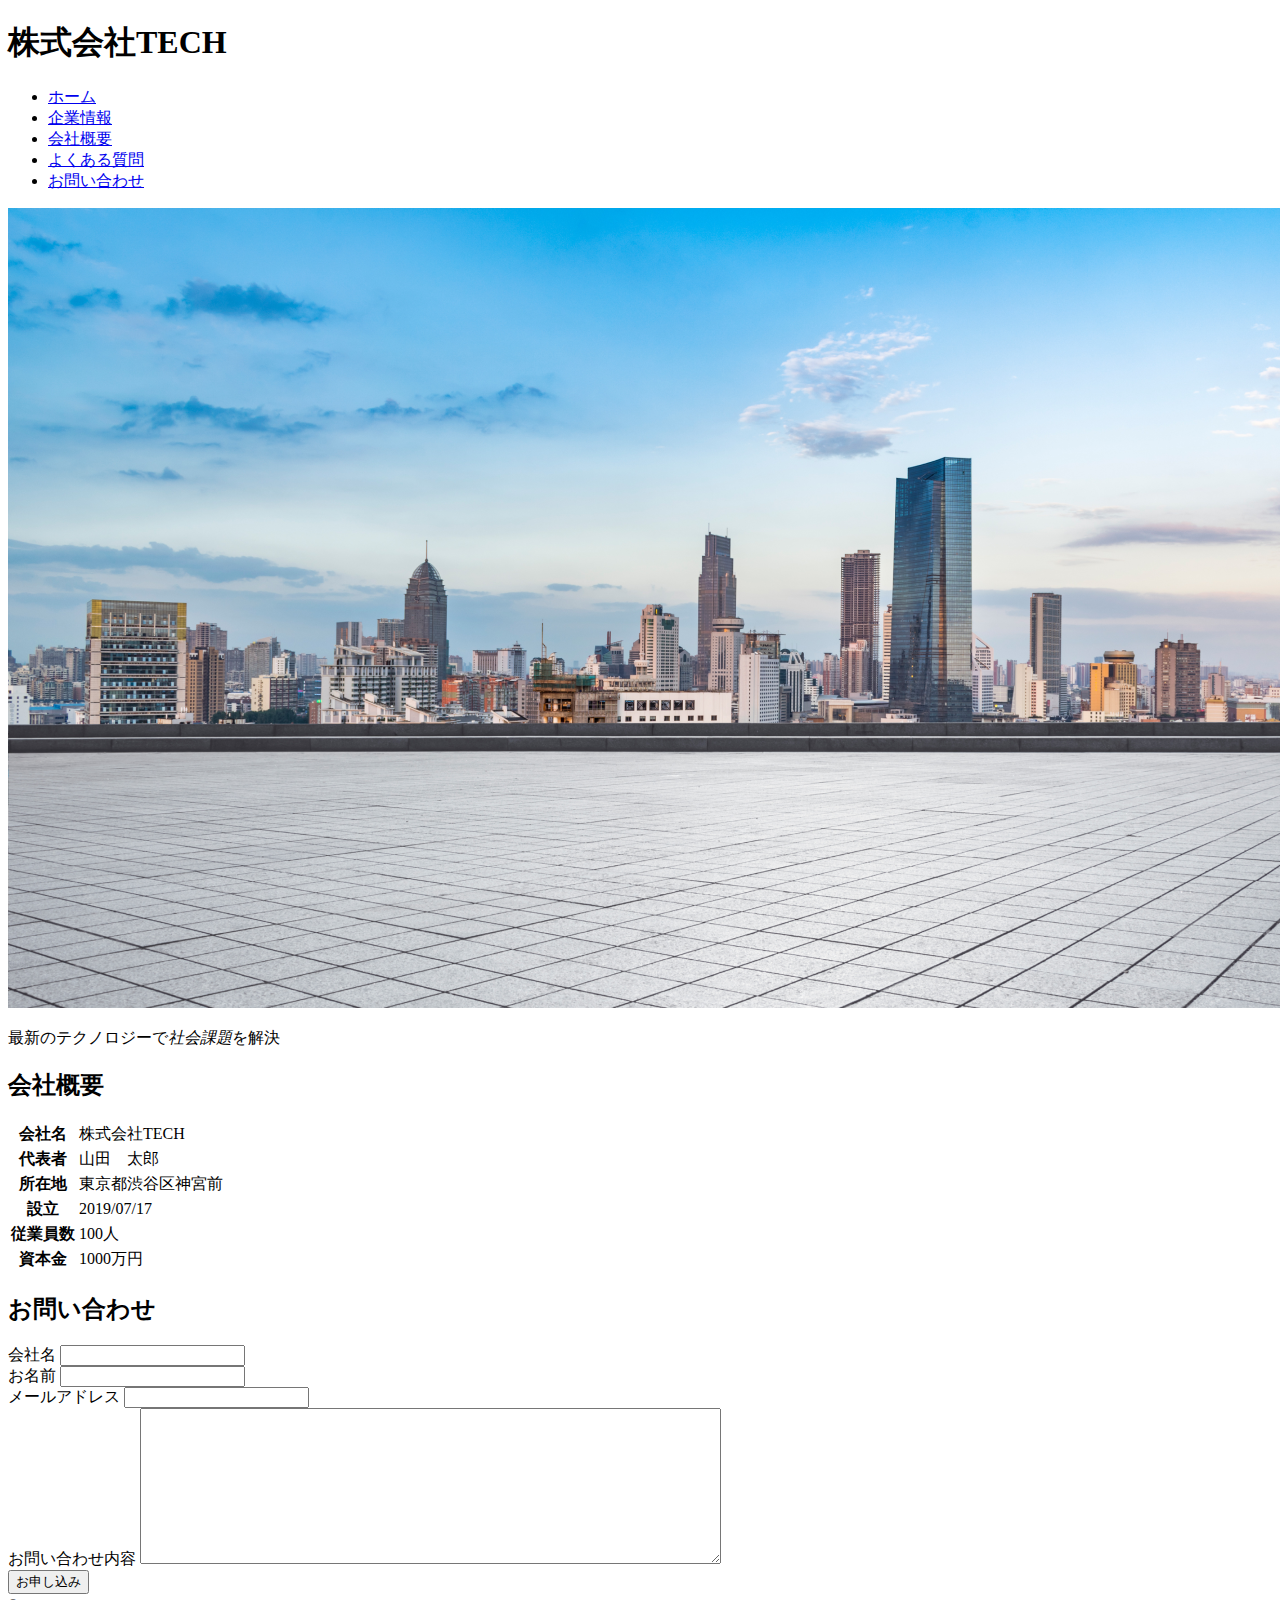
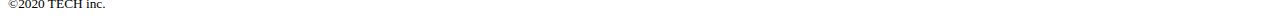
<file: HTML-演習問題/index.html>
<!DOCTYPE html>
<html lang="jp">
<head>
  <meta charset="UTF-8">
  <meta http-equiv="X-UA-Compatible" content="IE=edge">
  <meta name="viewport" content="width=device-width, initial-scale=1.0">
  <link rel="stylesheet" href="../CSS/style2.css">
  <title>Document</title>
</head>
<body>
  <nav>
    <h1>株式会社TECH</h1>
    <ul>
      <li><a href="#">ホーム</a></li>
      <li><a href="#">企業情報</a></li>
      <li><a href="#">会社概要</a></li>
      <li><a href="#">よくある質問</a></li>
      <li><a href="#">お問い合わせ</a></li>
    </ul>
  </nav>
  <img src="素材/mv.png" alt="mv">
  <p>最新のテクノロジーで<em>社会課題</em>を解決</p>
  <h2>会社概要</h2>
  <table>
    <tr>
      <th>会社名</th>
        <td>株式会社TECH</td>
    </tr>
    <tr>
      <th>代表者</th>
      <td>山田　太郎</td>
    </tr>
    <tr>
      <th>所在地</th>
      <td>東京都渋谷区神宮前</td>
    </tr>
    <tr>
      <th>設立</th>
      <td>2019/07/17</td>
      </tr>
    <tr>
      <th>従業員数</th>
      <td>100人</td>
    </tr>
    <tr>
      <th>資本金</th>
      <td>1000万円</td>
    </tr>
  </table>
  <h2>お問い合わせ</h2>
  <form action="detail2.html" method="GET">
    会社名 <input type="text" name="kaishamei"><br>
    お名前 <input type="text" name="onamae"><br>
    メールアドレス <input type="email" name="mailaddress"><br>
    お問い合わせ内容 <textarea name="otoiawasenaiyou" id="" cols="70" rows="10"></textarea><br>
    <input type="submit" value="お申し込み">
  </form>
  <small>&copy;2020 TECH inc.</small>
  </form>
</body>
</html>
</file>
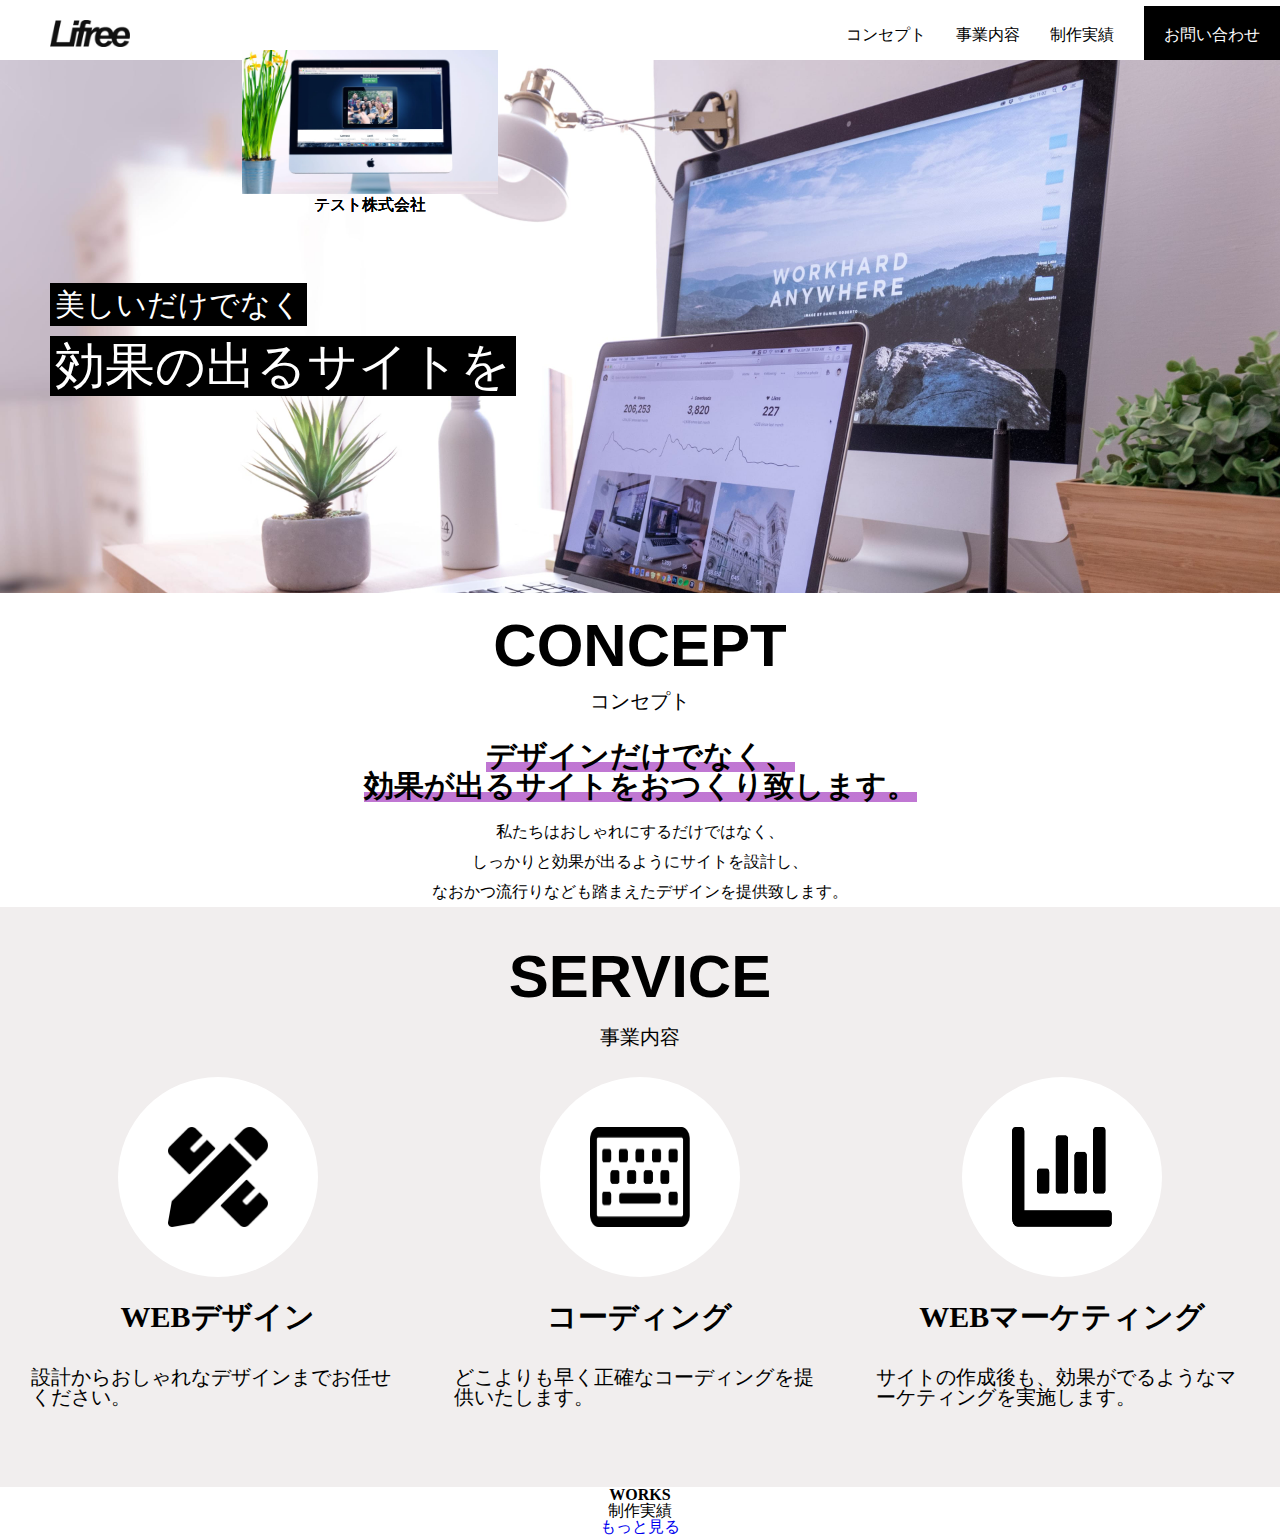
<file: Lifree_コーディング練習/index.html>
<!DOCTYPE html>
<html lang="jp">
<head>
  <meta charset="UTF-8">
  <meta http-equiv="X-UA-Compatible" content="IE=edge">
  <meta name="viewport" content="width=device-width, initial-scale=1.0">
  <link rel="stylesheet" href="css/style.css">
  <link rel="stylesheet" href="css/reset.css">
  <title>Document</title>
</head>
<body>
  <header class="header">
    <a href="#" >
      <img src="img/header-logo.jpg" alt="logo">
    </a>
    </div>
    <nav class="header-nav">
      <ul class="header-nav-list">
        <li class="header-nav-item"><a href="index.html">コンセプト</a></li>
        <li class="header-nav-item"><a href="service.html">事業内容</a></li>
        <li class="header-nav-item"><a href="news.html">制作実績</a></li>

        <li class="header-nav-item4"><a href="contact.html">お問い合わせ</a></li>
      </ul>
    </nav>
  </header>
  <div class="ad">
    <img src="img/main-img.jpg" alt="main">
    <div class="catchcopy">
      <span class="main1">美しいだけでなく</span><br><br>
      <span class="main2">効果の出るサイトを</span>
    </div>
  </div>
  <main>
    <div class="concept">
      <h2 class="concept_h">CONCEPT</h2>
      <p class="concept3">コンセプト</p>
      <div class="concept4">
        <span class="concept5">デザインだけでなく、<br>
        効果が出るサイトをおつくり致します。</span>
      </div><br>
      <div class="concept6">
        <span class="concept7">私たちはおしゃれにするだけではなく、<br>
        しっかりと効果が出るようにサイトを設計し、<br>なおかつ流行りなども踏まえたデザインを提供致します。</span>
        </div>
    </div>
    <div class="service">
      <div class="service_head">
       <h2 class="service_h2">SERVICE</h2>
       <p>事業内容</p>
      </div>
      <div class="service_icon">
        <div class="icon">
          <div class="icon-shiro">
            <img class="img" src="img/service-icon-01.png" alt="#">
          </div>
          <div class="icon-content">
            <h3 class="icon-h3">WEBデザイン</h3>
            <p class="icon-p">設計からおしゃれなデザインまでお任せください。</p>
          </div>
        </div>
        <div class="icon">
          <div class="icon-shiro">
            <img class="img" src="img/service-icon-02.png" alt="#">
          </div>
          <div class="icon-content">
            <h3 class="icon-h3">コーディング</h3>
            <p class="icon-p">どこよりも早く正確なコーディングを提供いたします。</p>
            </div>
        </div>
        <div class="icon">
          <div class="icon-shiro">
            <img class="img" src="img/service-icon-03.png" alt="#">
          </div>
          <div class="icon-content">
            <h3 class="icon-h3">WEBマーケティング</h3>
            <p class="icon-p">サイトの作成後も、効果がでるようなマーケティングを実施します。</p>
          </div>
        </div>
      </div>
    </div>
    <div class="works-section">
      <div class="works-head">
        <h2 class="works">WORKS</h2>
        <p class="works-p">制作実績</p>
      </div>
      <div class="works-img">
        <div class="img">
          <img src="img/works-img-01.jpg" alt="#">
          <p>テスト株式会社</p>
        </div>
        <div class="img">
          <img src="img/works-img-02.jpg" alt="#">
          <p>テスト株式会社</p>
        </div>
        <div class="img">
          <img src="img/works-img-03.jpg" alt="#">
          <p>テスト株式会社</p>
        </div>
        <div class="img">
          <img src="img/works-img-04.jpg" alt="#">
          <p>テスト株式会社</p>
        </div>
      </div>
      <p><a href="#">もっと見る</a></p>
    </div>


  </main>


</body>
</html>
</file>
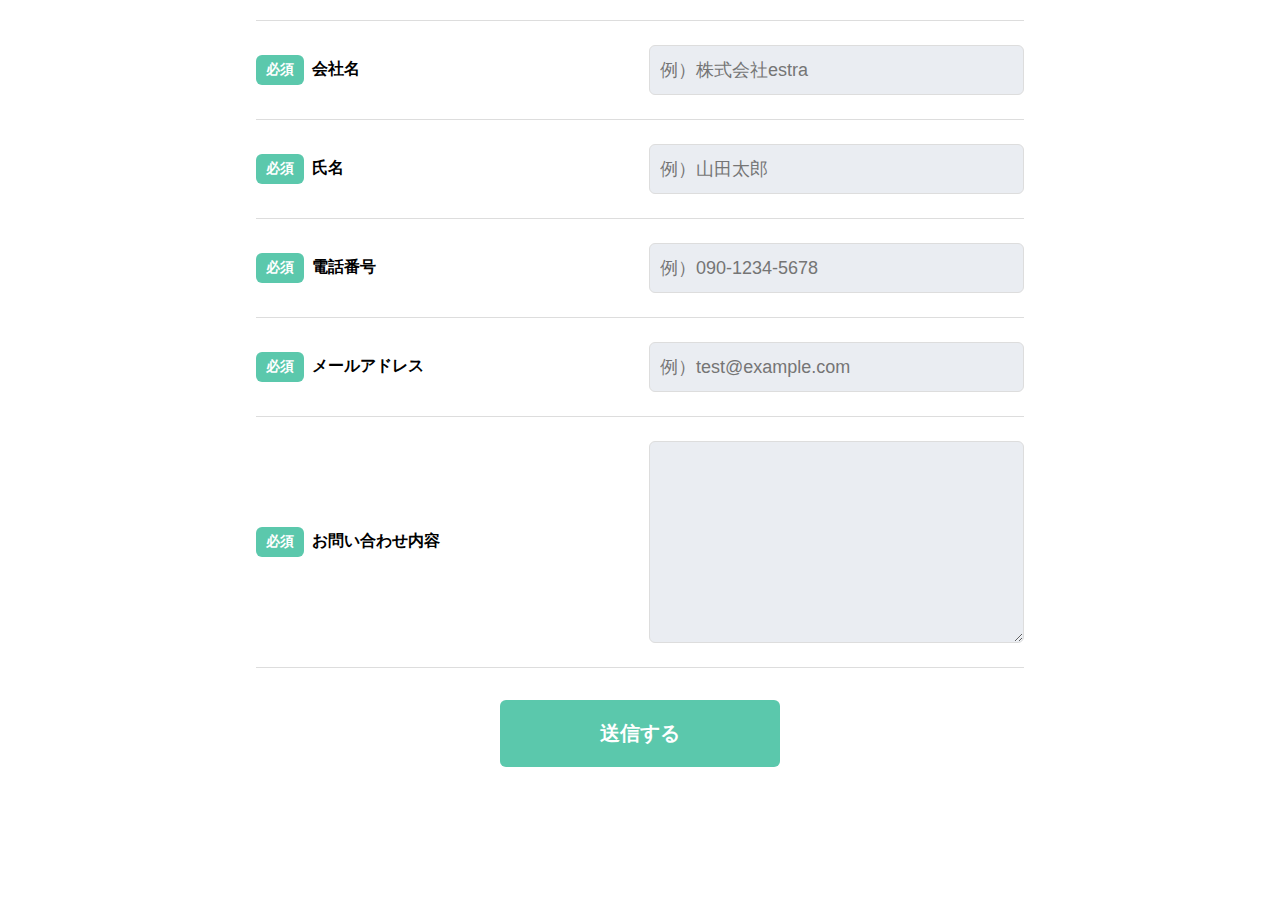
<file: Netlify Forms/index.html>
<!DOCTYPE html>
<html lang="ja">

<head>
  <meta charset="UTF-8" />
  <meta name="viewport" content="width=device-width, initial-scale=1.0" />
  <title>Document</title>
  <link rel="stylesheet" href="style.css">
</head>

<body>
  <form class="form" 　name="contact" method="POST">
    <div class="form-item">
      <p class="form-item-label">
        <span class="form-item-label-required">必須</span>会社名
      </p>
      <input type="text" class="form-item-input" placeholder="例）株式会社estra">
    </div>
    <div class="form-item">
      <p class="form-item-label"><span class="form-item-label-required">必須</span>氏名</p>
      <input type="text" class="form-item-input" placeholder="例）山田太郎">
    </div>
    <div class="form-item">
      <p class="form-item-label"><span class="form-item-label-required">必須</span>電話番号</p>
      <input type="text" class="form-item-input" placeholder="例）090-1234-5678">
    </div>
    <div class="form-item">
      <p class="form-item-label"><span class="form-item-label-required">必須</span>メールアドレス</p>
      <input type="email" class="form-item-input" placeholder="例）test@example.com">
    </div>
    <div class="form-item">
      <p class="form-item-label"><span class="form-item-label-required">必須</span>お問い合わせ内容</p>
      <textarea class="form-item-textarea"></textarea>
    </div>
    <input type="submit" class="form-btn" value="送信する">
  </form>
</body>

</html>
</file>
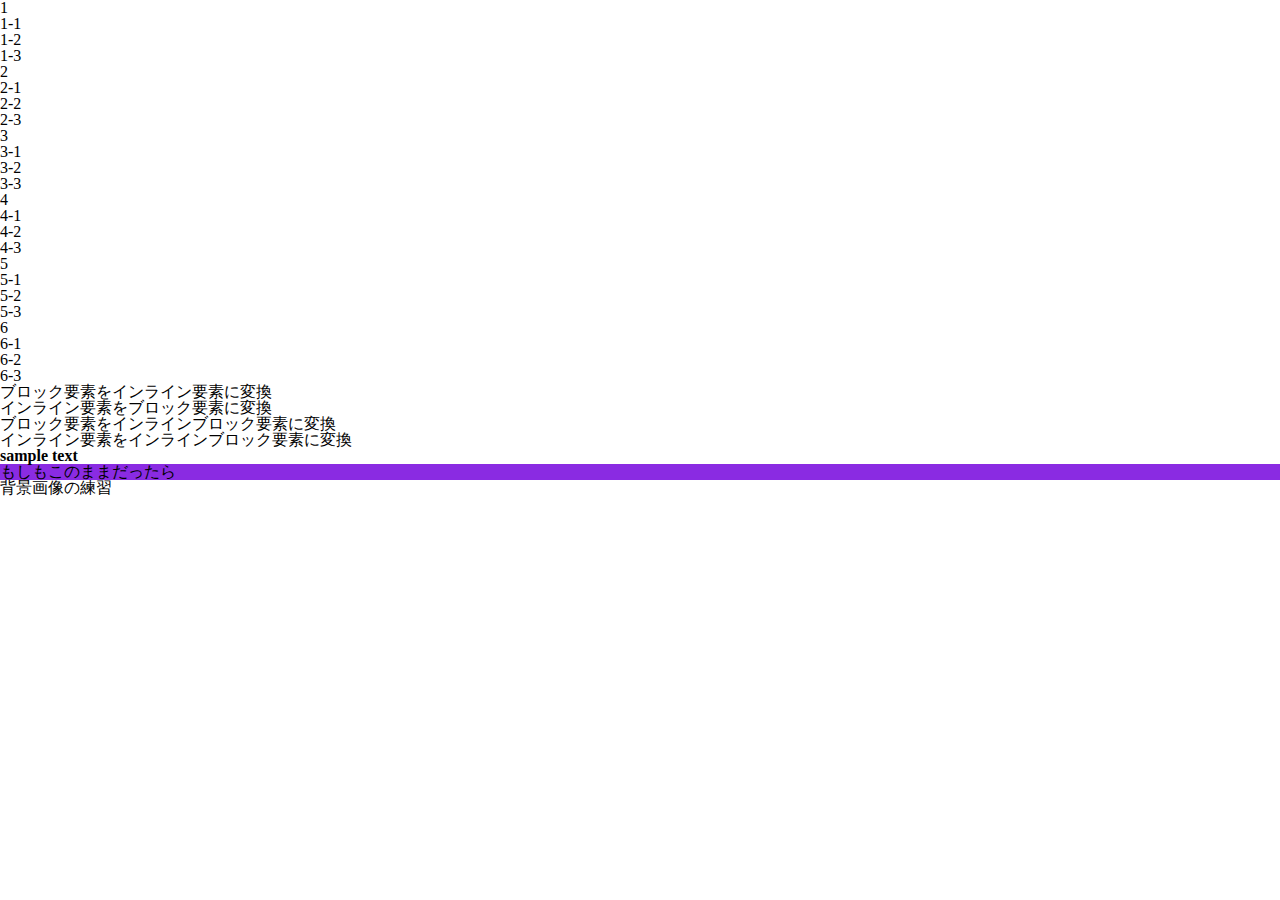
<file: index_css.html>
<!DOCTYPE html>
<html lang="jp">
<head>
  <meta charset="UTF-8">
  <meta http-equiv="X-UA-Compatible" content="IE=edge">
  <meta name="viewport" content="width=device-width, initial-scale=1.0">
  <title>coachtech</title>
  <link rel="stylesheet" href="CSS/style.css">
  <link rel="stylesheet" href="CSS/reset.css">
  <!-- <link rel="preconnect" href="https://fonts.gstatic.com">
  <link href="https://fonts.googleapis.com/css2?family=Gorditas&display=swap" rel="stylesheet"> -->
  <link rel="preconnect" href="https://fonts.gstatic.com">
  <link href="https://fonts.googleapis.com/css2?family=Noto+Serif+JP&display=swap" rel="stylesheet">
</head>
<body>
  <!-- <p>cssテスト</p>
  <ul>
    <li>リスト2</li>
    <li>リスト3</li>
    <li>リスト4</li>
    <li>リスト5</li>
  </ul>
  <p id="ore">てすと</p>
  <p>テスト</p>
  <p class="memo">ありがとう</p>
  <p>有難う</p>
  <h2>かかか</h2>
  <div>
    <span>色が変わる</span>
    <p>
      <span>
        色が変わる
      </span>
    </p>
    <p>色が変わらない</p>
  </div>
  <p>tet</p>
  <span>tet</span>
  <span>tet</span>
  <p>aa</p>
  <p>bb</p>
  <h2>cc</h2>-->
  <div>
    <p class="number__parent">1</p>
    <div>
      <p class="number__child">1-1</p>
      <p class="number__child">1-2</p>
      <p class="number__child">1-3</p>
    </div>
    <p class="number__parent">2</p>
    <div>
      <p class="number__child">2-1</p>
      <p class="number__child">2-2</p>
      <p class="number__child">2-3</p>
    </div>
    <p class="number__parent">3</p>
    <div>
      <p class="number__child">3-1</p>
      <p class="number__child">3-2</p>
      <p class="number__child">3-3</p>
    </div>
    <p class="number__parent">4</p>
    <div>
      <p class="number__child">4-1</p>
      <p class="number__child">4-2</p>
      <p class="number__child">4-3</p>
    </div>
    <p class="number__parent">5</p>
    <div>
      <p class="number__child">5-1</p>
      <p class="number__child">5-2</p>
      <p class="number__child">5-3</p>
    </div>
    <p class="number__parent">6</p>
    <div>
      <p class="number__child">6-1</p>
      <p class="number__child">6-2</p>
      <p class="number__child">6-3</p>
    </div>
  </div>
  <div class="example1">ブロック要素をインライン要素に変換</div>
  <span class="example2">インライン要素をブロック要素に変換</span>
  <div class="example3">ブロック要素をインラインブロック要素に変換</div>
  <span class="example4">インライン要素をインラインブロック要素に変換</span>
  <h2>sample text</h2>
  <p class="if">
    <span>もしも</span>このままだったら
  </p>
  <div class="test">背景画像の練習</div>
</body>
</html>
</file>
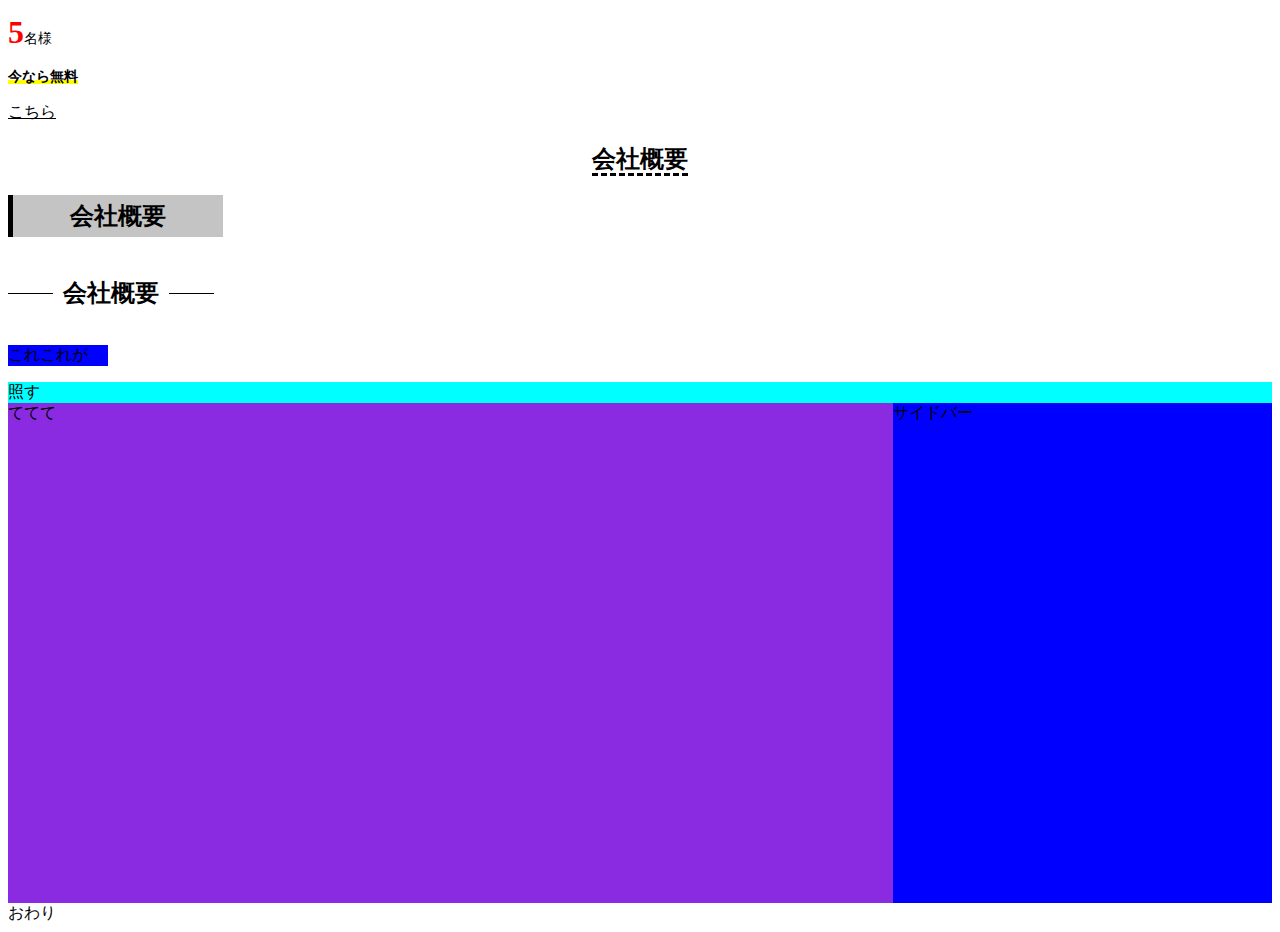
<file: index_design.html>
<!DOCTYPE html>
<html lang="jp">
<head>
  <meta charset="UTF-8">
  <meta http-equiv="X-UA-Compatible" content="IE=edge">
  <meta name="viewport" content="width=device-width, initial-scale=1.0">
  <link rel="stylesheet" href="CSS/style_design.css">
  <title>Document</title>
</head>
<body>
  <p class="text">
    <span class="emphasis">5</span>名様
  </p>
  <p><span class="text">今なら無料</span></p>
  <a class="at" href="#">こちら</a>
  <h2 class="ar"><span class="arr">会社概要</span></h2>

  <h2 class="dd">会社概要</h2>
  <h2 class="ee">会社概要</h2>
  <p class="hov">これこれが</p>
  <header class="tt">照す</header>
  <main>
    <article>ててて</article>
    <aside>サイドバー</aside>
  </main>
  <footer>おわり</footer>

</body>
</html>
</file>
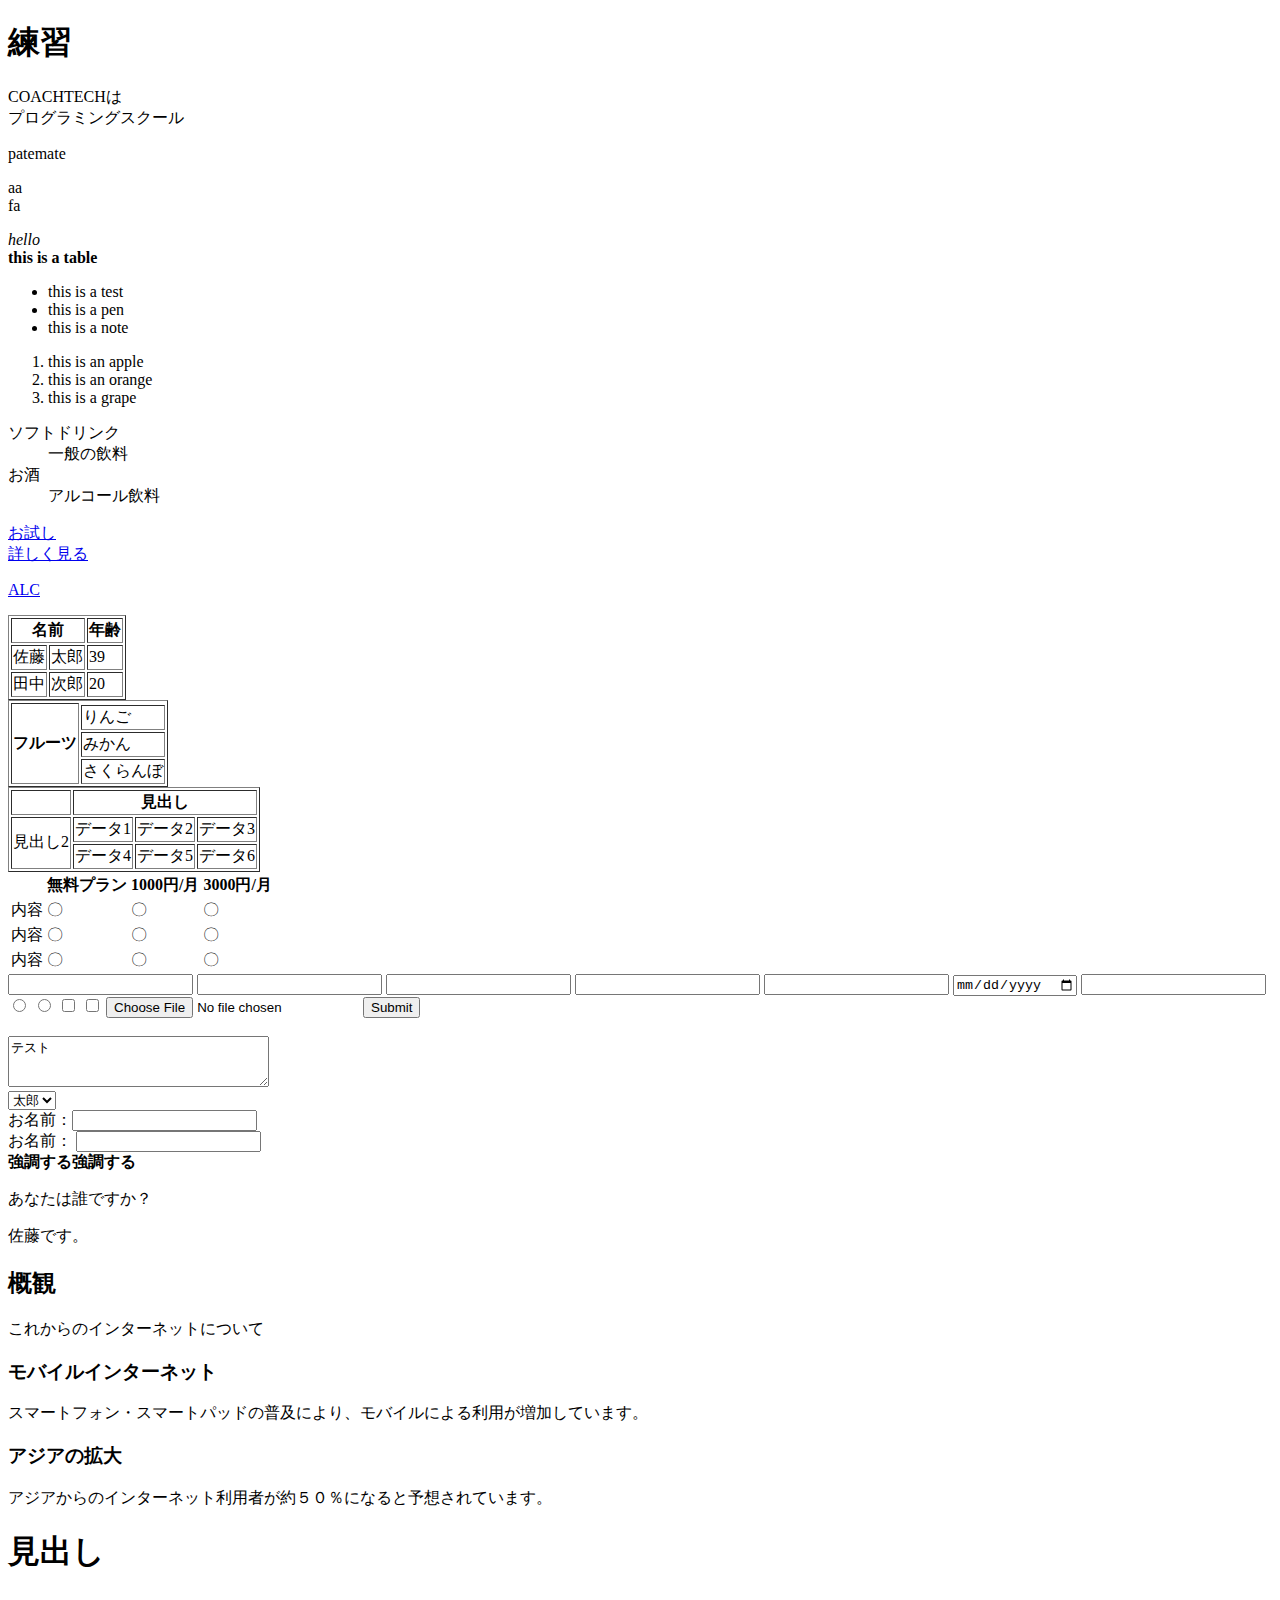
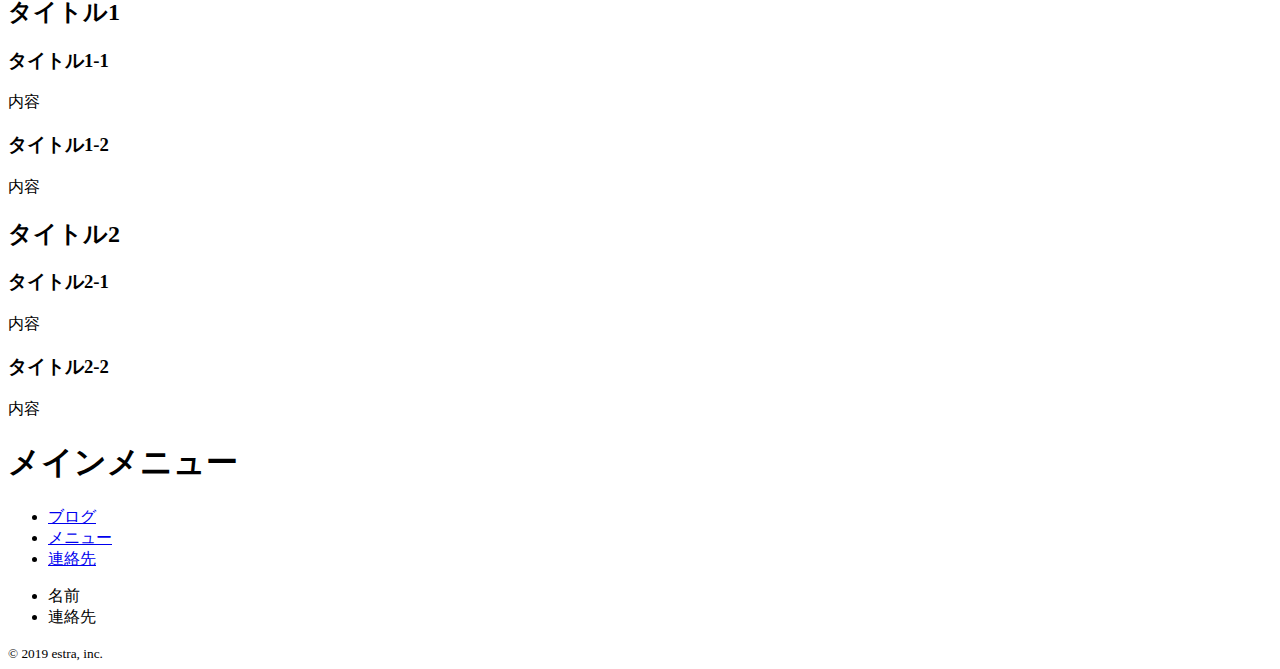
<file: index_html.html>
<!DOCTYPE html>
<html lang="ja">
<head>
  <meta charset="UTF-8">
  <meta http-equiv="X-UA-Compatible" content="IE=edge">
  <meta name="viewport" content="width=device-width, initial-scale=1.0">
  <meta name="description" content="フリーランス特化型プログラミングコーチングスクール">
  <link rel="icon" href="img/favicon.ico">
  <link rel="apple-touch-icon" size="180×180" href="img/スマホ/favicon.ico">
  <title>COACHTECH</title>
</head>
<header>
  <h1>練習</h1>
</header>
<body>
  <P>COACHTECHは<br>
    プログラミングスクール</P>
    <p>
      patemate
    </p><p>aa<br>fa</p>
    <em>hello</em><br>
    <strong>this is  a table</strong><br>
    <ul>
      <li>this is a test</li>
      <li>this is a pen</li>
      <li>this is a note</li>
    </ul>
    <ol>
      <li>this is an apple</li>
      <li>this is an orange</li>
      <li>this is a grape</li>
    </ol>
    <dl>
      <dt>ソフトドリンク</dt>
      <dd>一般の飲料</dd>
      <dt>お酒</dt>
      <dd>アルコール飲料</dd>
    </dl>
    <a href="http://www.htmq.com/html/indexm.shtml">お試し</a><br>
    <a href="detail.html">詳しく見る</a>
    <p><a href="https://eow.alc.co.jp/search?q=target" target="_blank">ALC</a></p>

    <table border="1">
      <tr>
        <th colspan="2">名前</th>
        <th>年齢</th>
      </tr>
      <tr>
        <td>佐藤</td>
        <td>太郎</td>
        <td>39</td>
      </tr>
      <tr>
        <td>田中</td>
        <td>次郎</td>
        <td>20</td>
      </tr>
    </table>

    <table border="1">
      <tr>
        <th rowspan="4">フルーツ</th>
      </tr>
      <tr>
        <td>りんご</td>
      </tr>
      <tr>
        <td>みかん</td>
      </tr>
      <tr>
        <td>さくらんぼ</td>
      </tr>
    </table>

    <table border="1">
      <tr>
        <th></th>
        <th colspan="3">見出し</th>
      </tr>
      <tr>
        <td rowspan="2">見出し2</td>
        <td>データ1</td>
        <td>データ2</td>
        <td>データ3</td>
      </tr>
      <tr>
        <td>データ4</td>
        <td>データ5</td>
        <td>データ6</td>
      </tr>
    </table>

    <table>
      <tr>
        <th></th>
        <th>無料プラン</th>
        <th>1000円/月</th>
        <th>3000円/月</th>
      </tr>
      <tr>
        <td>内容</td>
        <td>〇</td>
        <td>〇</td>
        <td>〇</td>
      </tr>
      <tr>
        <td>内容</td>
        <td>〇</td>
        <td>〇</td>
        <td>〇</td>
      </tr>
      <tr>
        <td>内容</td>
        <td>〇</td>
        <td>〇</td>
        <td>〇</td>
      </tr>
    </table>

    <form action="detail.html" method="get">
      <input type="text">
      <input type="tel">
      <input type="url">
      <input type="email">
      <input type="search">
      <input type="date">
      <input type="password">
      <input type="radio">
      <input type="radio">
      <input type="checkbox">
      <input type="checkbox">
      <input type="file">
      <input type="submit">
    </form>
    <br>
    <form action="detail.html" method="get">
      <textarea name="textarea" cols="30" rows="3">テスト</textarea>
    </form>
    <form action="detail.html" method="GET">
      <select name="select">
        <option value="太郎">太郎</option>
        <option value="次郎">次郎</option>
        <option value="三郎">三郎</option>
      </select>
    </form>
    <form action="detail.html" method="GET">
      <label>
        お名前：<input type="text" name="name">
      </label>
    </form>
    <form action="detail.html" method="GET">
      <label for="name">お名前：</label>
      <input type="text" name="name" id="name">
    </form>
    <b>強調する</b><strong>強調する</strong>
    <div>
      <p>あなたは誰ですか？</p>
      <p>佐藤です。</p>
    </div>
    <section>
      <h2>概観</h2>
      <p>これからのインターネットについて</p>
      <section>
        <h3>モバイルインターネット</h3>
        <p>スマートフォン・スマートパッドの普及により、モバイルによる利用が増加しています。</p>
      </section>
      <section>
        <h3>アジアの拡大</h3>
        <p>アジアからのインターネット利用者が約５０％になると予想されています。</p>
      </section>
    </section>
    <article>
      <h1>見出し</h1>
      <section>
        <h2>タイトル1</h2>
        <section>
          <h3>タイトル1-1</h3>
          <p>内容</p>
        </section>
        <section>
          <h3>タイトル1-2</h3>
          <p>内容</p>
        </section>
      <section>
        <h2>タイトル2</h2>
        <section>
          <h3>タイトル2-1</h3>
          <p>内容</p>
        </section>
        <section>
          <h3>タイトル2-2</h3>
          <p>内容</p>
        </section>
      </section>
    </article>
    <nav>
      <h1>メインメニュー</h1>
      <ul>
        <li><a href="hh">ブログ</a></li>
        <li><a href="tt">メニュー</a></li>
        <li><a href="nn">連絡先</a></li>
      </ul>
    </nav>
    <footer>
      <ul>
        <li>名前</li>
        <li>連絡先</li>
      </ul>
    </footer>
    <small>
      &copy; 2019 estra, inc.
    </small>

</body>
</html>
</file>
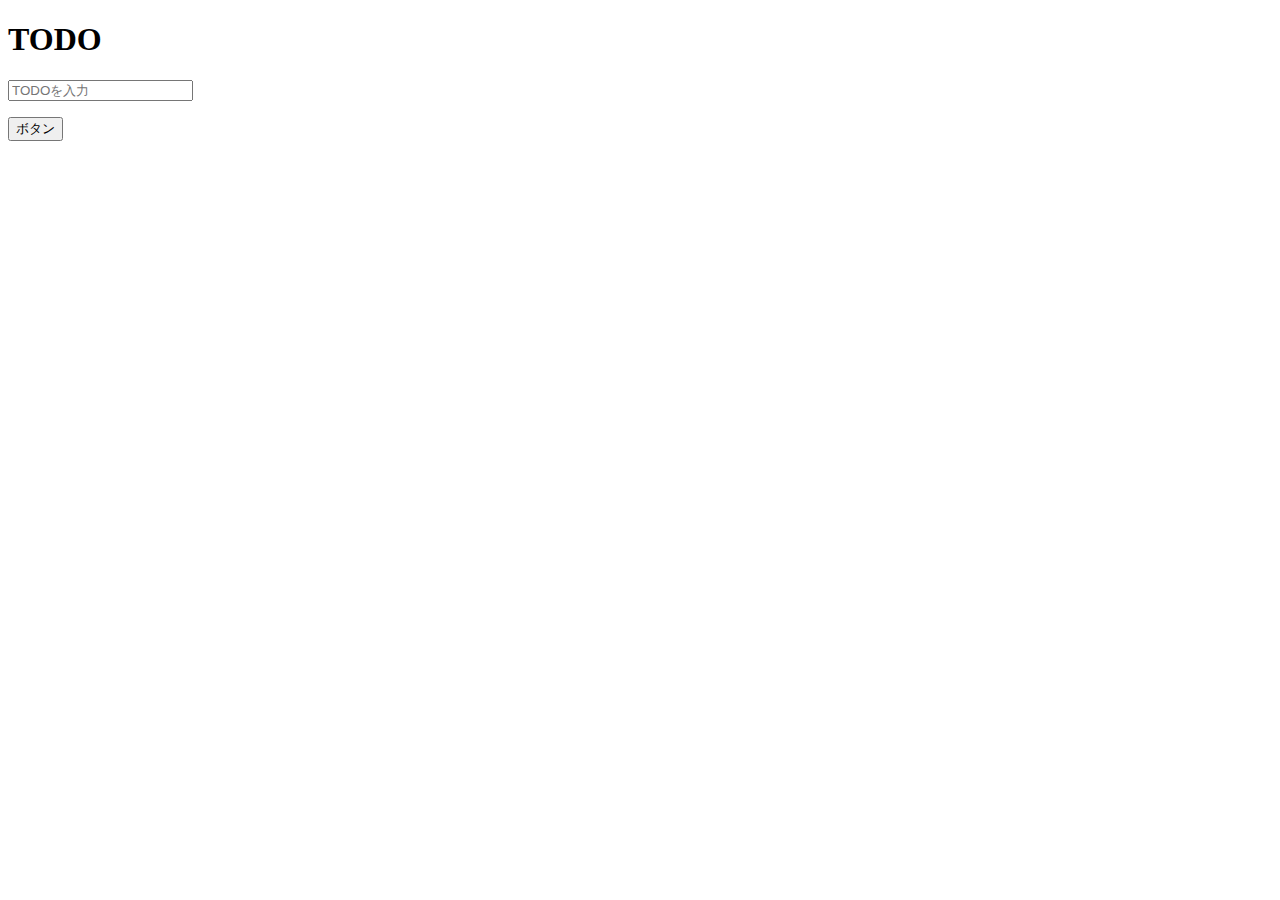
<file: index_js.html>
<!DOCTYPE html>
<html lang="jp">
<head>
  <meta charset="UTF-8">
  <meta http-equiv="X-UA-Compatible" content="IE=edge">
  <meta name="viewport" content="width=device-width, initial-scale=1.0">
  <!-- CSS only -->
  <link href="https://cdn.jsdelivr.net/npm/bootstrap@5.0.0-beta1/dist/css/bootstrap.min.css" rel="stylesheet"
    integrity="sha384-giJF6kkoqNQ00vy+HMDP7azOuL0xtbfIcaT9wjKHr8RbDVddVHyTfAAsrekwKmP1" crossorigin="anonymous">
  <title>Document</title>
</head>
<body class="bg-light">
  <div class="container w-75">
    <h1 class="text-center text-info my-4">TODO</h1>
    <form id="form" class="mb-4">
      <input type="text" id="input" class="form-control" placeholder="TODOを入力"　autocomplete="off">
    </form>
    <ul class="list-group text-secondary" id="ul"></ul>
  </div>
  <button>ボタン</button>
  <script src="js/main.js"></script>
</body>
</html>
</file>
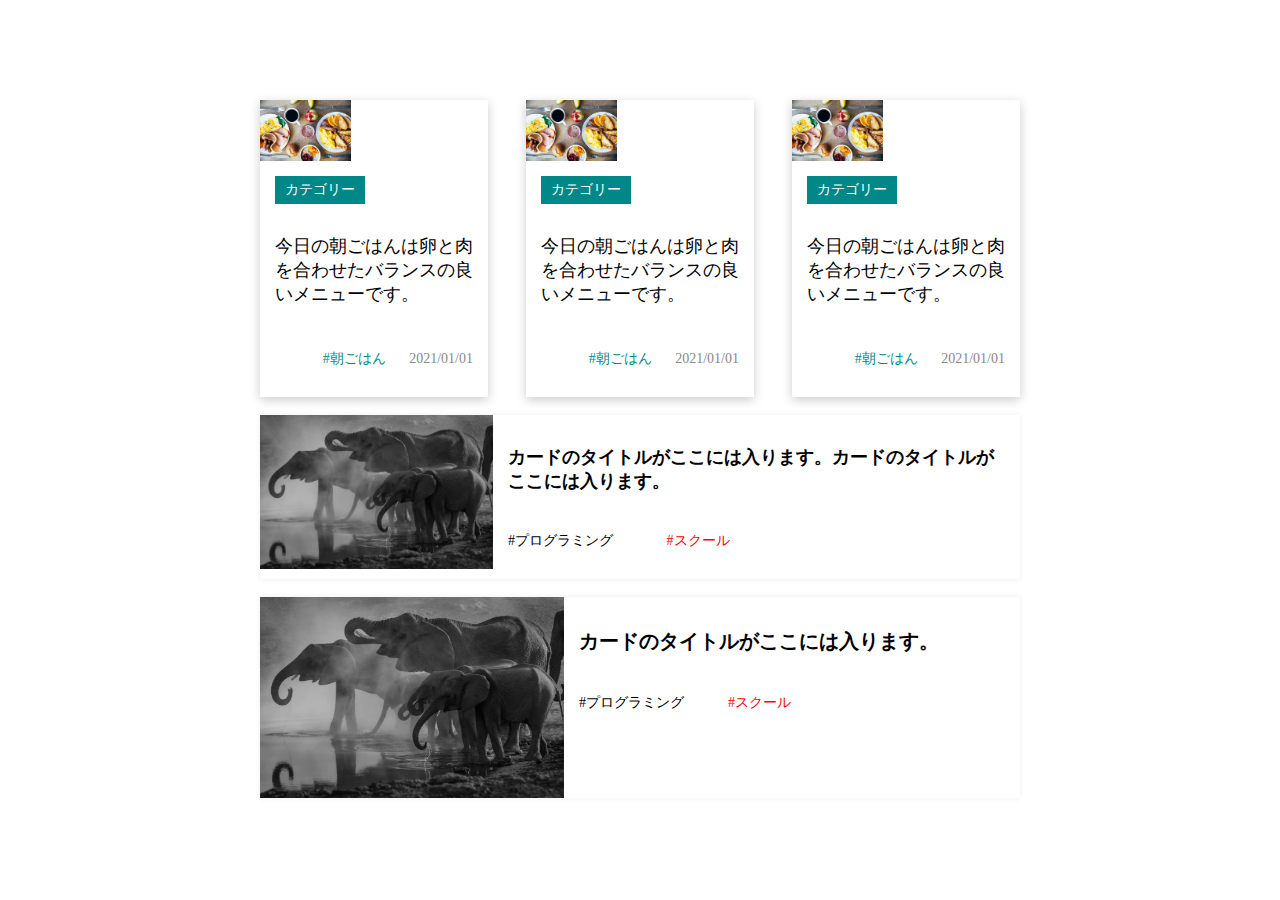
<file: index_responsive.html>
<!DOCTYPE html>
<html lang="jp">
<head>
  <meta charset="UTF-8">
  <meta http-equiv="X-UA-Compatible" content="IE=edge">
  <meta name="viewport" content="width=device-width, initial-scale=1.0">
  <link rel="stylesheet" href="CSS/style_responsive.css">
  <title>Document</title>
</head>
<body>
  <div class="flex__item wrap">
    <div class="practice__card">
      <div class="card__img">
        <img src="img/card.jpg" alt="">
      </div>
      <div class="card__content">
        <div class="card__cat">カテゴリー</div>
        <h2 class="card__ttl">今日の朝ごはんは卵と肉を合わせたバランスの良いメニューです。</h2>
        <div class="tag">
          <p class="card__tag">#朝ごはん</p>
          <p class="card__date">2021/01/01</p>
        </div>
      </div>
    </div>
    <div class="practice__card">
      <div class="card__img">
        <img src="img/card.jpg" alt="">
      </div>
      <div class="card__content">
        <div class="card__cat">カテゴリー</div>
        <h2 class="card__ttl">今日の朝ごはんは卵と肉を合わせたバランスの良いメニューです。</h2>
        <div class="tag">
          <p class="card__tag">#朝ごはん</p>
          <p class="card__date">2021/01/01</p>
        </div>
      </div>
    </div>
    <div class="practice__card">
      <div class="card__img">
        <img src="img/card.jpg" alt="">
      </div>
      <div class="card__content">
        <div class="card__cat">カテゴリー</div>
        <h2 class="card__ttl">今日の朝ごはんは卵と肉を合わせたバランスの良いメニューです。</h2>
        <div class="tag">
          <p class="card__tag">#朝ごはん</p>
          <p class="card__date">2021/01/01</p>
        </div>
      </div>
    </div>
  </div>
  <br>
  <!-- CSS設計0401 -->
  <div class="top"><!-- Block -->
    <div class="top__img"><!-- element -->
      <img src="img/elephant.png" alt="">
    </div>
    <div class="top__content"><!-- element -->
      <h2 class="top__content-title"><!-- element -->
        カードのタイトルがここには入ります。カードのタイトルがここには入ります。
      </h2>
      <div class="top__content-tag"><!-- element -->
        <P class="top__content-tag-p">#プログラミング</P><!-- element -->
        <p class="top__content-tag-p top__content-tag-p--red">#スクール</p><!-- modifier -->
      </div>
    </div>
  </div>
  <br>
  <!-- CSS模範 -->
  <div class="card">
    <div class="card__img">
      <img src="img/elephant.png" alt="">
    </div>
    <div class="card__content">
      <h2 class="card__content-ttl">カードのタイトルがここには入ります。</h2>
      <p class="card__content-tag">#プログラミング</p>
      <p class="card__content-tag card__content-tag--red">#スクール</p>
    </div>
  </div>
</body>
</html>
</file>
<file: CSS/style2.css>
/* /* a {
  width: 200px;
  padding: 10px;
  border-radius: 30px;
  display: block;
  margin: 100px;
  margin: 0px auto;
  background: linear-gradient(90deg, #ff5800, #8b00be);
  box-shadow: 0px 5px 0px rgba(255, 0, 0, 0.2);
  text-align: center;
  color: white;
  text-decoration-line: none;
} */

.parent {
  display: flex;
  justify-content: space-between;
}

.all {
  width: 30%;
}

div img {
  width: 100%;
}

.category {
  display: inline-block;
  text-align: left;
  margin: 15px;
  background: #008888;
  color: white;
  font-size: 14px;
  padding: 5px;
}

.comment {
  font-size: 18px;
  margin: 15px;
  margin-bottom: 30px;
}

.bottom {
  text-align: right;
}

.asa {
  display: inline;
  text-align: right;
  color: #008888;
  margin-bottom: 15px;
}

.days {
  display: inline;
  text-align: right;
  color: #888888;
  margin-bottom: 15px;
}

.item1 {
  height: 100px;
  width: 100px;
  background: red;
  position: relative;
  left: 50px;
}

.item2 {
  height: 100px;
  width: 100px;
  background: blue;
}

.item3 {
  height: 300px;
  width: 300px;
  background: green;
  position: relative;
}

.item4 {
  height: 100px;
  width: 100px;
  background: grey;
  position: absolute;
  top: 100px;
  left: 100px;
}

.everyone {
  position: relative;
}

.elephant {
  width: 50%;
  margin-left: auto;
}

.commit {
  font-size: 50px;
  height: 50%;
  left: 20%;
  position: absolute;
  margin-top: -150px;
}

.float {
  width: 760px;
  margin: 60px auto;
}

.kiji {
  font-size: 24px;
  margin-bottom: 20px;
}

.about {
  width: 400px;
  float: right;
}

.sample {
  width: 100%;
}

.grid {
  display: grid;
  grid-template-rows: 300px 300px 100px 200px;
  grid-template-columns: 2fr 2fr 2fr 1fr;
}

.box1 {
  grid-row: 1/2;
  grid-column: 1/2;
  background: silver;
}

.box2 {
  grid-row: 2/3;
  grid-column: 1/2;
  background: slateblue;
}

.box3 {
  grid-row: 1/2;
  grid-column: 2/4;
  background: royalblue;
}

.box4 {
  grid-row: 2/3;
  grid-column: 2/4;
  background: saddlebrown;
}

.box5 {
  grid-row: 1/4;
  grid-column: 4/5;
  background: salmon;
}

.box6 {
  grid-row: 3/4;
  grid-column: 1/5;
  background: sandybrown;
}

.box7 {
  grid-row: 4/5;
  grid-column: 1/3;
  background: seagreen;
}

.box8 {
  grid-row: 4/5;
  grid-column: 3/4;
  background: seashell;
}

.download {
  margin: 0 auto;
  background-color: teal;
  border-radius: 30px;
  padding: 10px 10px;
  width: 200px;
  text-align: center;
  margin-top: 50px;
  position: relative;
}

div a {
  text-decoration-line: none;
  color: white;
}

.download::after {
  content: "";
  background: url(../img/card.jpg);
  position: absolute;
  background-size: cover;
  top: 50%;
}

.ttl::before {
  content: "";
  display: inline-block;
  background: url(../img/favicon.ico) no-repeat;
  background-size: 17px;
  width: 20px;
  height: 20px;
  margin-right: 10px;
}

.shoes {
  width: 300px;
  height: 300px;
  margin-left: auto;
  margin-right: 0px;
  position: relative;
}

.shoes::before {
  content: "テスト";
  position: absolute;
  right: 0px;
  background-color: tomato;
  padding: 10px;
}

.kk {
  width: 200px;
  margin: 100px auto;
  background: linear-gradient(#ff5800, #8b00be);
  border-radius: 30px;
  text-align: center;
  padding: 10px;
  box-shadow: 5px 5px rgba(255, 0, 9, 0.2);
}

.aa {
  display: flex;
  justify-content: space-between;
}

.ab {
  width: 30%;
  margin: 100px auto;
}

/* .ac {
  width: 100%;
} */

.ad {
  margin-top: 15px;
  margin-left: 20px;
  background-color: #008888;
  color: white;
  padding: 5px;
  width: 80px;
  text-align: center;
  font-size: 14px;
}

.ae {
  margin-top: 15px;
  margin-left: 20px;
  margin-bottom: 30px;
  font-size: 18px;
}

.af {
  text-align: right;
}

.ag {
  color: #008888;
  display: inline-block;
}

.ah {
  color: #888888;
  display: inline-block;
}

.ai {
  position: relative;
  margin: 0px;
}

/* .aj {
  position: absolute;
  right: 0px;
  size: 50%;
} */

.aj {
  margin: 0 0 0 auto;
  width: 50%;
}

.ak {
  position: absolute;
  top: 50%;
  left: 20%;
  font-size: 50px;
}
</file>
<file: Lifree_コーディング練習/css/style.css>
a{
  text-decoration-line: none;
}

.header{
  margin-bottom: 50px;
  display: flex;
  justify-content: space-between;
  align-items: center;
  padding: 0px ;
  height: 70px;
}

.header img{
  margin-left: 50px;
  width: 80px;
}

/* .header-nav{
  display: flex;
  justify-content: right;
} */

.header-nav-list{
  display: flex;
  justify-content: space-around;
  color: black;
}

.header-nav-item:not(:last-child) {
  margin-right: 30px;
}

li a{
  color: black;
}

.header-nav-item4 a{
  color: white;
  background-color: black;
  padding: 20px;
}

.ad{
  margin-top: -60px;
  position: relative;
}

.ad img{
  width: 100%;
}

.catchcopy{
  color: white;
  position: absolute;
  top: 230px;
  left: 50px;
}

.main1{
  background-color: black;
  margin-bottom: 10px;
  padding: 5px;
  font-size: 30px;
}

.main2{
  display: block;
  background-color: black;
  margin-bottom: 10px;
  padding: 5px;
  font-size: 50px;
}

main{
  margin-left:0px;
  margin-right: 0px;
  display: flex;
  flex-direction: column;
}

.concept{
  margin: 0px auto;
  text-align: center;
}

.concept_h{
  font-size: 60px;
  margin-top: 20px;
  font-family: sans-serif;
}

.concept3{
  margin-top: 15px;
  margin-bottom: 30px;
  font-size: 20px;
}

.concept5{
  font-size: 30px;
  font-weight: bolder;
  background: linear-gradient(transparent 70%, rgba(161, 52, 189, 0.671) 70%);
}

.concept6{
  line-height: 30px;
}

.service{
  margin: 0px auto;
  width: 100%;
  text-align: center;
  background-color: rgb(241, 238, 238);
}

.service_head{
  margin-top: 40px;
}

.service_h2{
  font-size: 60px;
  margin-bottom: 20px;
  font-family: sans-serif;
}

.service_icon{
  display: flex;
  justify-content:center;
  margin:10px 0px;
  width: 100%;
}

.service p{
  margin-top: 15px;
  margin-bottom: 30px;
  font-size: 20px;
}

.icon{
  width: 33%;
}

.icon-shiro{
  background-color: white;
  border-radius: 50%;
  width: 200px;
  height: 200px;
  margin: 0px auto;
  position: relative;

}

.img{
  /* border-radius: 50%;
  border-style: solid;
  box-shadow: gray; */
  /* background-color: white; */
  width: 150px;
  height: 150px;
  box-sizing: border-box;
  width: 50%;
  height: 50%;
  position: absolute;
  top: 50px;
  left: 50px;
}

.icon-content{
  margin: 15px 0px 30px 0px;
}

.icon-h3{
  font-size: 30px;
  padding: 10px;
}

.icon-p{
  /* text-align: center;
  text-align-last: left; */
  display: inline-block;
  text-align: left;
  font-size: 20px;
  padding: 10px 25px;
}

.works-section {
  margin: 0px auto;
  width: 100%;
  text-align: center;
}

.works-img{
  display: flex;
  column-count: 2;
}

.img img{
  width: 40%;
}
</file>
<file: Netlify Forms/style.css>
@charset "UTF-8";

html, body, div, span, object, iframe,
h1, h2, h3, h4, h5, h6, p, blockquote, pre,
abbr, address, cite, code,
del, dfn, em, img, ins, kbd, q, samp,
small, strong, sub, sup, var,
b, i,
dl, dt, dd, ol, ul, li,
fieldset, form, label, legend,
table, caption, tbody, tfoot, thead, tr, th, td,
article, aside, canvas, details, figcaption, figure,
footer, header, hgroup, menu, nav, section, summary,
time, mark, audio, video {
    margin:0;
    padding:0;
    border:0;
    outline:0;
    font-size:100%;
    vertical-align:baseline;
    background:transparent;
}

body {
    line-height:1;
}

article,aside,details,figcaption,figure,
footer,header,hgroup,menu,nav,section {
    display:block;
}

nav ul {
    list-style:none;
}

blockquote, q {
    quotes:none;
}

blockquote:before, blockquote:after,
q:before, q:after {
    content:'';
    content:none;
}

a {
    margin:0;
    padding:0;
    font-size:100%;
    vertical-align:baseline;
    background:transparent;
}

/* change colours to suit your needs */
ins {
    background-color:#ff9;
    color:#000;
    text-decoration:none;
}

/* change colours to suit your needs */
mark {
    background-color:#ff9;
    color:#000;
    font-style:italic;
    font-weight:bold;
}

del {
    text-decoration: line-through;
}

abbr[title], dfn[title] {
    border-bottom:1px dotted;
    cursor:help;
}

table {
    border-collapse:collapse;
    border-spacing:0;
}

/* change border colour to suit your needs */
hr {
    display:block;
    height:1px;
    border:0;
    border-top:1px solid #cccccc;
    margin:1em 0;
    padding:0;
}

input, select {
    vertical-align:middle;
}

.form{
  width: 60%;
  margin: 20px auto;
}
.form-item {
  border-top: 1px solid #ddd;
  padding: 24px 0;
  width: 100%;
  display: flex;
  align-items: center;
}
.form-item:nth-child(5) {
  border-bottom: 1px solid #ddd;
}
.form-item-label {
  width: 100%;
  font-weight: bold;
  font-size: 16px;
}
.form-item-label-required {
  border-radius: 6px;
  margin-right: 8px;
  padding: 8px 0;
  width: 48px;
  display: inline-block;
  text-align: center;
  background: #5bc8ac;
  color: #fff;
  font-size: 14px;
}
.form-item-input {
  border: 1px solid #ddd;
  border-radius: 6px;
  margin-left: 40px;
  padding: 0 10px;
  height: 48px;
  width: 100%;
  background: #eaedf2;
  font-size: 18px;
}
.form-item-textarea {
  border: 1px solid #ddd;
  border-radius: 6px;
  margin-left: 40px;
  padding: 0 10px;
  height: 200px;
  width: 100%;
  background: #eaedf2;
  font-size: 18px;
}
.form-btn {
  border-radius: 6px;
  margin: 32px auto 0;
  padding-top: 20px;
  padding-bottom: 20px;
  width: 280px;
  display: block;
  background: #5bc8ac;
  color: #fff;
  font-weight: bold;
  font-size: 20px;
  border: none;
  cursor: pointer;
}
</file>
<file: CSS/style.css>
/* div > span {
  color: red;
}

p + span {
  color: blue;
}

p:first-child {
  color: aqua;
}

p:last-child {
  color: pink;
}

span:last-child {
  color: red;
}

ul :first-child {
  color: red;
}

h2:first-of-type {
  color: blueviolet;
} */

/* li:nth-child(3) {
  color: green;
}

p:nth-child(3) {
  color: blueviolet;
} */

/* p:nth-of-type(2n) {
  color: red;
} */
/* * {
  line-height: 1;
}

.number__child {
  padding-left: 40px;
}

/* p:nth-child(5) {
  color: red;
}

p:nth-child(11) {
  color: red;
}

.number__child {
  color: blue;
}

.number__child:nth-child(3n-2) {
  color: black;
} */

/* .number__parent:nth-of-type(3n) {
  color: red;
}

.number__child:nth-of-type(n + 2) {
  color: blue;
}

.example1 {
  display: inline;
  background-color: blue;
}
.example2 {
  display: block;
  background-color: blueviolet;
}

/* .example3 {
  background-color: blue;
} */

/* .example3,
.example4 {
  display: inline-block;
  background-color: brown;
} */

/* p {
  font-family: "Gorditas", cursive;
  font-size: 60px;
} */
/*
h2 {
  font-family: "Noto Serif JP", serif;
}

.if {
  text-align: center;
}

.number__child {
  width: 50%;
  height: 50px;
  background: linear-gradient(135deg, #ff34ff, #8646ff);
} */

body {
  background-image: url("../img/red.jpg");
}

.if {
  background-color: blueviolet;
}
</file>
<file: CSS/style_design.css>
.text{
  font-size: 14px;
}
.emphasis{
  font-size: 32px;
  font-weight: bold;
  color: red;
}

span.text{
  font-size: 14px;
  font-weight: bold;
  background: linear-gradient(transparent 70%, yellow 70%);
}

.at{
  color: black;
}

.ar{
  text-align: center;
}
.arr {
  font-size: 24px;
  font-weight: bold;
  border-bottom: dashed 3px black;
  padding-bottom: 1px;
}

.dd{
  background-color: rgb(196, 196, 196);
  width: 200px;
  border-left: solid 5px black;
  font-weight: bolder;
  padding: 5px;
  text-align: center;
}

.ee{
  position: relative;
  display: inline-block;
  padding: 0px 55px;
}

.ee::before, .ee::after{
  content:"";
  position: absolute;
  top: 50%;
  width: 45px;
  display: inline-block;
  height: 1px;
  background-color: black;
}

.ee::before{
  left: 0px;
}

.ee::after{
  right: 0px;
}

.hov{
  background-color: blue;
  width: 100px;
  transition-duration: 3s;
}
.hov :hover{
  width: 300px;
  background-color: blueviolet;
}

.tt{
  background-color: aqua;
}
main{
  display: flex;
  height: 500px;
  background-color: blueviolet;
}

main article{
  width: 70%;
}

main aside{
  width: 30%;
  background-color: blue;
}
</file>
<file: CSS/style_responsive.css>
.flex__item{
  display: flex;
  justify-content: space-between;
  flex-wrap: wrap;
}

.wrap{
  max-width: 1200px;
  margin: 0 auto;
}

.practice__card {
  width: 100%;
  box-shadow: 0px 3px 10px rgba(0, 0, 0, 0.2);
}

.card__img img {
  width: 100%;
}

.card__content {
  padding: 15px 25px;
}

.card__ttl {
  font-size: 18px;
  margin-bottom: 30px;
  font-weight: 400;
}

.card__cat {
  padding: 5px 10px;
  background: #008888;
  margin-bottom: 15px;
  display: inline-block;
  color: #fff;
  font-size: 14px;
}

.tag {
  font-size: 14px;
  text-align: right;
}

.card__tag {
  display: inline-block;
  color: #008888;
}

.card__date {
  display: inline-block;
  margin-left: 20px;
  color: #888888;
}

.flex__item {
  display: flex;
  justify-content: space-between;
}

@media screen and (min-width:768px) {
  .practice__card {
    width: 45%;
  }
}

@media screen and (min-width: 1000px) {
  .practice__card {
    width: 30%;
  }
}

/* css設計 */
.top{
  width: 760px;
  margin: 0 auto;
  display: flex;
  /* justify-content: left; */
  box-shadow: 0 0 6px #eeeeee;
}

.top__img{
  width: 40%;
  /* height: 100%; */
}
.top__img img{
  width: 100%;
  vertical-align: top;
}

.top__content{
  padding: 15px;
  /* position: relative;
  left: -200px; */
}

.top__content-title{
  /* text-align: left; */
  font-size: 18px;
  font-weight: bold;
  margin-bottom: 25px;
}

.top__content-tag{
  font-size: 14px;
}

.top__content-tag-p{
  display: inline-block;
}
.top__content-tag-p--red{
  /* display: inline-block; */
  margin-left: 50px;
  color: red;
}

  /* <!-- CSS模範 --> */
  body {
  width: 760px;
  margin: 100px auto;
}
.card {
  box-shadow: 0 0 6px #eeeeee;
  display: flex;
}
.card__img {
  width: 40%;
}
.card__img img {
  width: 100%;
  vertical-align: top;
}

.card__content {
  padding: 15px;
}

.card__content-ttl {
  font-size: 20px;
  font-weight: bold;
  margin-bottom: 25px;
}

.card__content-tag {
  font-size: 14px;
  display: inline-block;
}

.card__content-tag--red {
  color: red;
  margin-left: 40px;
}
</file>
